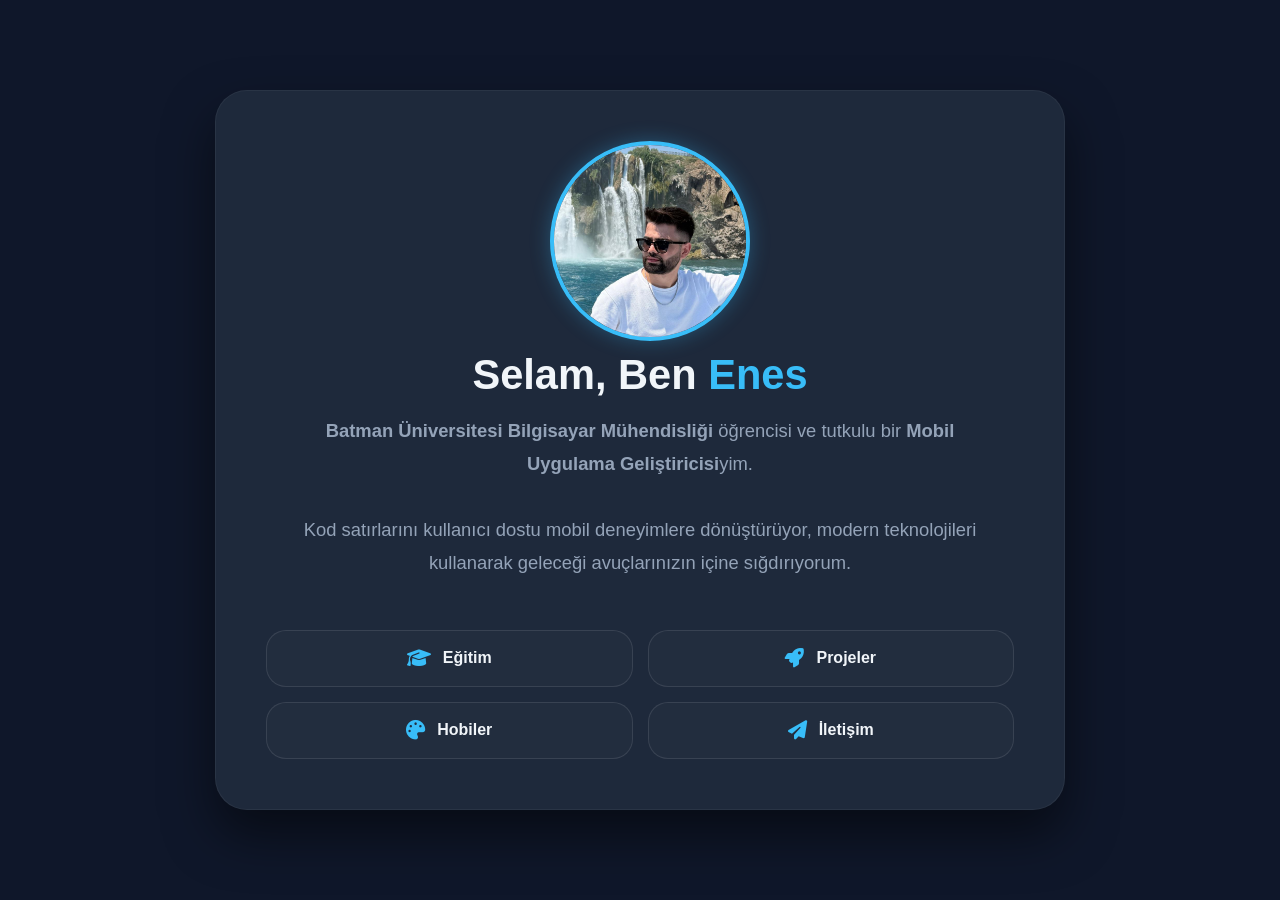
<file: index.html>
<!DOCTYPE html>
<html lang="tr">
<head>
    <meta charset="UTF-8">
    <meta name="viewport" content="width=device-width, initial-scale=1.0">
    <link rel="stylesheet" href="style.css">
    <link rel="stylesheet" href="https://cdnjs.cloudflare.com/ajax/libs/font-awesome/6.4.2/css/all.min.css">
    <title>Enes.Dev | Mobile Developer Portfolio</title>
</head>
<body>

    <div class="container">
        <div class="visual-box">
            <img src="img/profil.jpeg" alt="Muhammed Enes Parlak" class="profile-photo">
        </div>

        <div class="hero-text">
            <h2>Selam, Ben <span>Enes</span></h2>
            <p>
                <strong>Batman Üniversitesi Bilgisayar Mühendisliği</strong> öğrencisi ve tutkulu bir <strong>Mobil Uygulama Geliştiricisi</strong>yim. 
                <br><br>
                Kod satırlarını kullanıcı dostu mobil deneyimlere dönüştürüyor, modern teknolojileri kullanarak geleceği avuçlarınızın içine sığdırıyorum.
            </p>
        </div>

        <nav class="nav-menu">
            <a href="education.html" class="nav-item"><i class="fas fa-graduation-cap"></i> Eğitim</a>
            <a href="projects.html" class="nav-item"><i class="fas fa-rocket"></i> Projeler</a>
            <a href="hobbies.html" class="nav-item"><i class="fas fa-palette"></i> Hobiler</a>
            <a href="contact.html" class="nav-item"><i class="fas fa-paper-plane"></i> İletişim</a>
        </nav>
    </div>

</body>
</html>
</file>
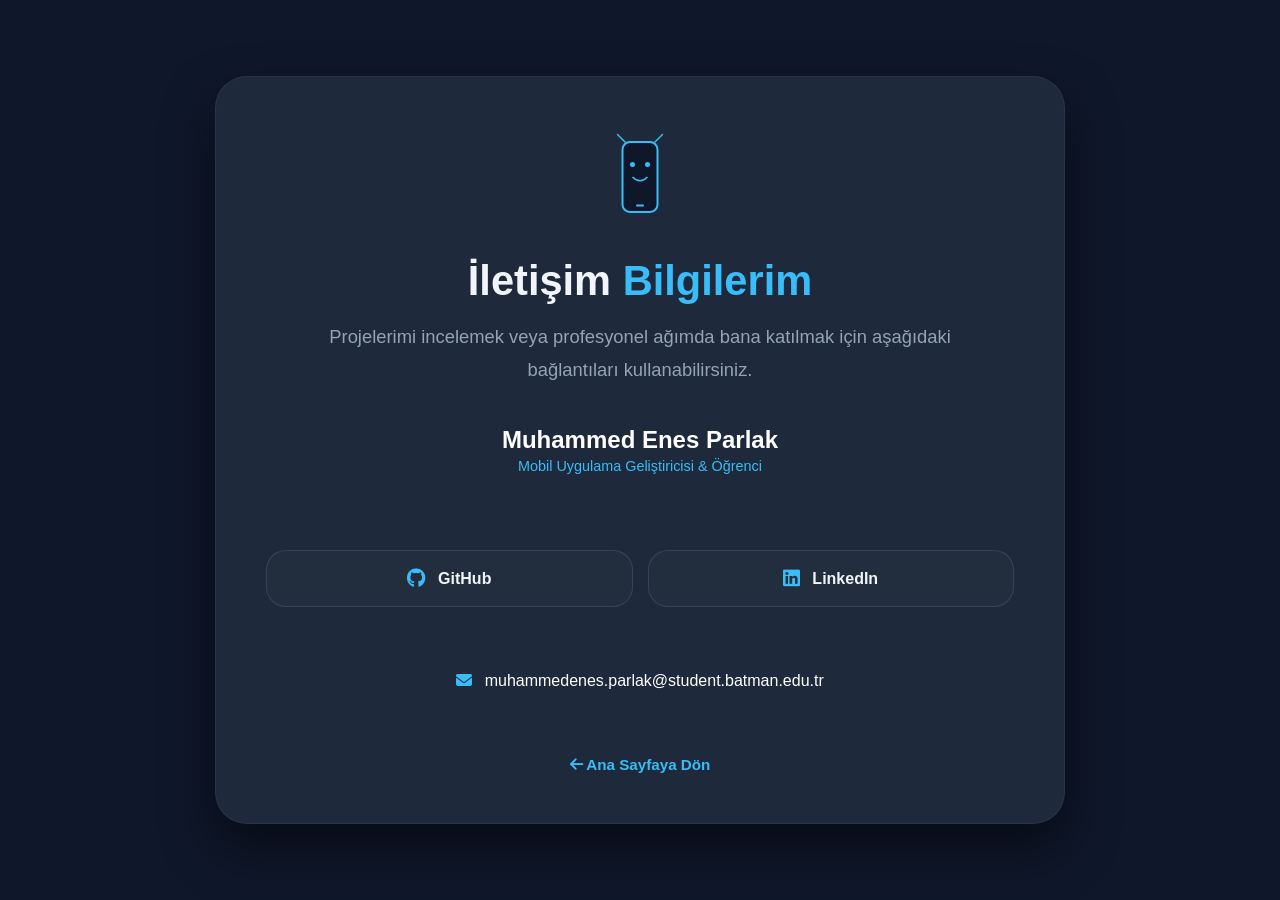
<file: contact.html>
<!DOCTYPE html>
<html lang="tr">
<head>
    <meta charset="UTF-8">
    <meta name="viewport" content="width=device-width, initial-scale=1.0">
    <link rel="stylesheet" href="style.css">
    <link rel="stylesheet" href="https://cdnjs.cloudflare.com/ajax/libs/font-awesome/6.4.2/css/all.min.css">
    <title>İletişim | Muhammed Enes</title>
</head>
<body>

    <div class="container">
        <div class="visual-box" style="width: 100px; height: 100px;">
            <svg viewBox="0 0 200 200" xmlns="http://www.w3.org/2000/svg">
                <rect x="65" y="30" width="70" height="140" rx="15" fill="#0f172a" stroke="#38bdf8" stroke-width="4"/>
                <circle cx="85" cy="75" r="5" fill="#38bdf8"/><circle cx="115" cy="75" r="5" fill="#38bdf8"/>
                <path d="M 85 100 Q 100 115 115 100" stroke="#38bdf8" stroke-width="3" fill="none"/>
                <line x1="70" y1="30" x2="55" y2="15" stroke="#38bdf8" stroke-width="3" stroke-linecap="round"/>
                <line x1="130" y1="30" x2="145" y2="15" stroke="#38bdf8" stroke-width="3" stroke-linecap="round"/>
                <rect x="92" y="155" width="16" height="4" rx="2" fill="#38bdf8"/>
            </svg>
        </div>

        <div class="hero-text">
            <h2>İletişim <span>Bilgilerim</span></h2>
            <p>Projelerimi incelemek veya profesyonel ağımda bana katılmak için aşağıdaki bağlantıları kullanabilirsiniz.</p>
        </div>

        <div class="hero-text" style="margin-top: 10px; margin-bottom: 20px;">
            <h3 style="color: #fff; font-size: 1.5rem;">Muhammed Enes Parlak</h3>
            <p style="font-size: 0.9rem; color: #38bdf8;">Mobil Uygulama Geliştiricisi & Öğrenci</p>
        </div>

        <div class="nav-menu">
            <a href="https://github.com/muhammedenesparlak7209" target="_blank" class="nav-item">
                <i class="fab fa-github"></i> GitHub
            </a>

            <a href="https://www.linkedin.com/in/muhammed-enes-parlak-3a30773b0" target="_blank" class="nav-item">
                <i class="fab fa-linkedin"></i> LinkedIn
            </a>
        </div>

        <div class="hero-text" style="margin-top: 30px;">
            <p style="font-size: 1rem; color: #fff;">
                <i class="fas fa-envelope" style="color: #38bdf8; margin-right: 8px;"></i>
                muhammedenes.parlak@student.batman.edu.tr
            </p>
        </div>

        <a href="index.html" class="back-btn"><i class="fas fa-arrow-left"></i> Ana Sayfaya Dön</a>
    </div>

</body>
</html>
</file>
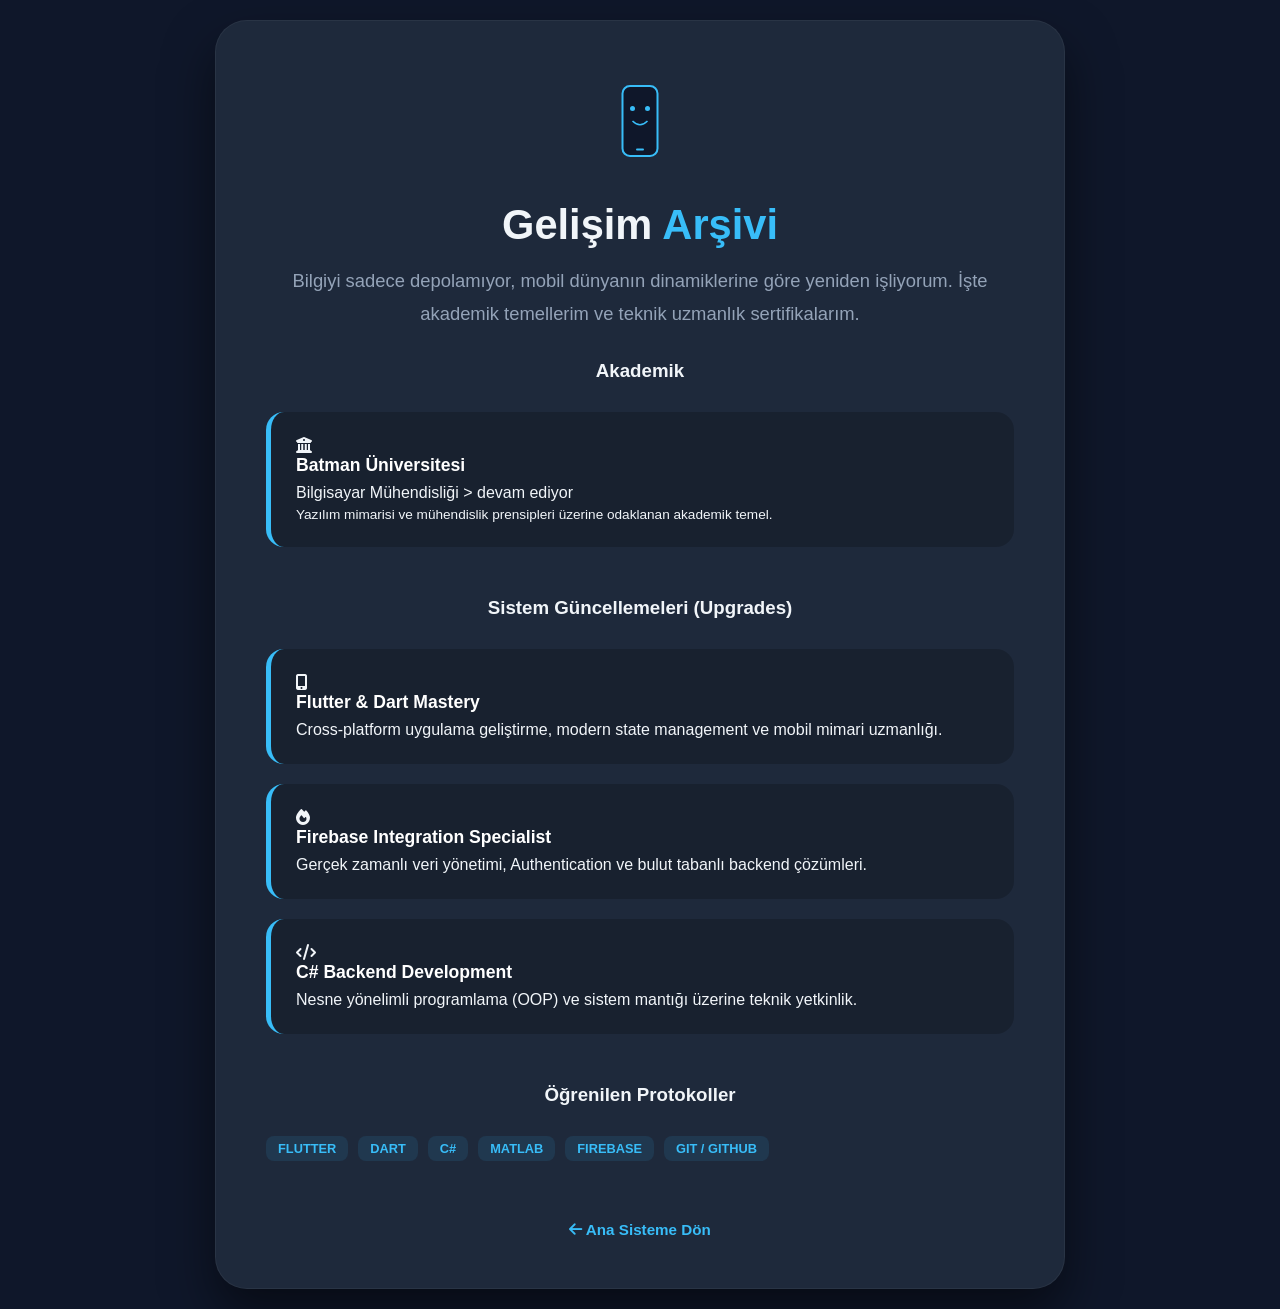
<file: education.html>
<!DOCTYPE html>
<html lang="tr">
<head>
    <meta charset="UTF-8">
    <meta name="viewport" content="width=device-width, initial-scale=1.0">
    <link rel="stylesheet" href="style.css">
    <link rel="stylesheet" href="https://cdnjs.cloudflare.com/ajax/libs/font-awesome/6.4.2/css/all.min.css">
    <title>Eğitim & Gelişim | Enes.Dev</title>
</head>
<body>

    <div class="container">
        <div class="visual-box" style="width: 100px; height: 100px;">
            <svg viewBox="0 0 200 200" xmlns="http://www.w3.org/2000/svg">
                <rect x="65" y="30" width="70" height="140" rx="15" fill="#0f172a" stroke="#38bdf8" stroke-width="4"/>
                <circle cx="85" cy="75" r="5" fill="#38bdf8"/><circle cx="115" cy="75" r="5" fill="#38bdf8"/>
                <path d="M 85 100 Q 100 115 115 100" stroke="#38bdf8" stroke-width="3" fill="none"/>
                <rect x="92" y="155" width="16" height="4" rx="2" fill="#38bdf8"/>
            </svg>
        </div>

        <div class="hero-text">
            <h2>Gelişim <span>Arşivi</span></h2>
            <p>Bilgiyi sadece depolamıyor, mobil dünyanın dinamiklerine göre yeniden işliyorum. İşte akademik temellerim ve teknik uzmanlık sertifikalarım.</p>
        </div>

        <h3 class="section-subtitle">Akademik </h3>
        <div class="list-content">
            <div class="list-item">
                <i class="fas fa-university"></i>
                <div>
                    <strong>Batman Üniversitesi</strong>
                    <p>Bilgisayar Mühendisliği > devam ediyor</p>
                    <p style="font-size: 0.85rem; margin-top: 5px;">Yazılım mimarisi ve mühendislik prensipleri üzerine odaklanan akademik temel.</p>
                </div>
            </div>
        </div>

        <h3 class="section-subtitle">Sistem Güncellemeleri (Upgrades)</h3>
        <div class="list-content">
            <div class="list-item">
                <i class="fas fa-mobile-screen-button"></i>
                <div>
                    <strong>Flutter & Dart Mastery</strong>
                    <p>Cross-platform uygulama geliştirme, modern state management ve mobil mimari uzmanlığı.</p>
                </div>
            </div>
            <div class="list-item">
                <i class="fas fa-fire"></i>
                <div>
                    <strong>Firebase Integration Specialist</strong>
                    <p>Gerçek zamanlı veri yönetimi, Authentication ve bulut tabanlı backend çözümleri.</p>
                </div>
            </div>
            <div class="list-item">
                <i class="fas fa-code"></i>
                <div>
                    <strong>C# Backend Development</strong>
                    <p>Nesne yönelimli programlama (OOP) ve sistem mantığı üzerine teknik yetkinlik.</p>
                </div>
            </div>
        </div>

        <h3 class="section-subtitle">Öğrenilen Protokoller</h3>
        <div style="display: flex; flex-wrap: wrap; gap: 10px; width: 100%;">
            <span style="background: rgba(56, 189, 248, 0.1); color: #38bdf8; padding: 5px 12px; border-radius: 8px; font-size: 0.8rem; font-weight: 600;">FLUTTER</span>
            <span style="background: rgba(56, 189, 248, 0.1); color: #38bdf8; padding: 5px 12px; border-radius: 8px; font-size: 0.8rem; font-weight: 600;">DART</span>
            <span style="background: rgba(56, 189, 248, 0.1); color: #38bdf8; padding: 5px 12px; border-radius: 8px; font-size: 0.8rem; font-weight: 600;">C#</span>
            <span style="background: rgba(56, 189, 248, 0.1); color: #38bdf8; padding: 5px 12px; border-radius: 8px; font-size: 0.8rem; font-weight: 600;">MATLAB</span>
            <span style="background: rgba(56, 189, 248, 0.1); color: #38bdf8; padding: 5px 12px; border-radius: 8px; font-size: 0.8rem; font-weight: 600;">FIREBASE</span>
            <span style="background: rgba(56, 189, 248, 0.1); color: #38bdf8; padding: 5px 12px; border-radius: 8px; font-size: 0.8rem; font-weight: 600;">GIT / GITHUB</span>
        </div>

        <a href="index.html" class="back-btn"><i class="fas fa-arrow-left"></i> Ana Sisteme Dön</a>
    </div>

</body>
</html>
</file>
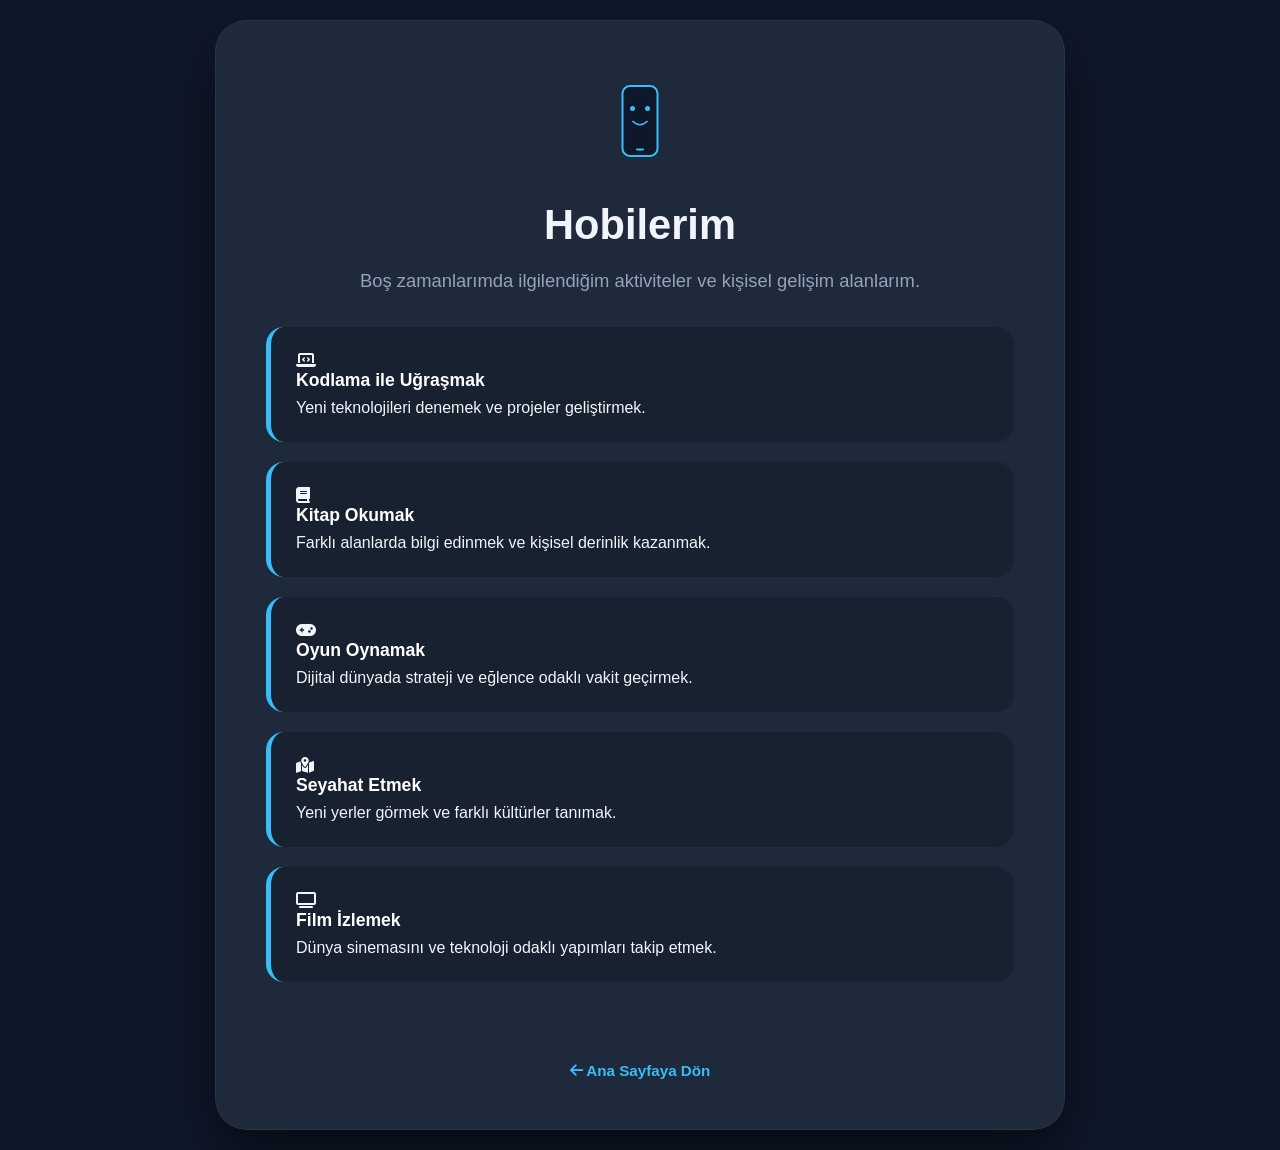
<file: hobbies.html>
<!DOCTYPE html>
<html lang="tr">
<head>
    <meta charset="UTF-8">
    <meta name="viewport" content="width=device-width, initial-scale=1.0">
    <link rel="stylesheet" href="style.css">
    <link rel="stylesheet" href="https://cdnjs.cloudflare.com/ajax/libs/font-awesome/6.4.2/css/all.min.css">
    <title>Hobiler | Enes.Dev</title>
</head>
<body>

    <div class="container">
        <div class="visual-box" style="width: 100px; height: 100px;">
            <svg viewBox="0 0 200 200" xmlns="http://www.w3.org/2000/svg">
                <rect x="65" y="30" width="70" height="140" rx="15" fill="#0f172a" stroke="#38bdf8" stroke-width="4"/>
                <circle cx="85" cy="75" r="5" fill="#38bdf8"/><circle cx="115" cy="75" r="5" fill="#38bdf8"/>
                <path d="M 85 100 Q 100 115 115 100" stroke="#38bdf8" stroke-width="3" fill="none"/>
                <rect x="92" y="155" width="16" height="4" rx="2" fill="#38bdf8"/>
            </svg>
        </div>

        <div class="hero-text">
            <h2>Hobilerim</h2>
            <p>Boş zamanlarımda ilgilendiğim aktiviteler ve kişisel gelişim alanlarım.</p>
        </div>

        <div class="list-content">
            <div class="list-item">
                <i class="fas fa-laptop-code"></i>
                <div>
                    <strong>Kodlama ile Uğraşmak</strong>
                    <p>Yeni teknolojileri denemek ve projeler geliştirmek.</p>
                </div>
            </div>
            <div class="list-item">
                <i class="fas fa-book"></i>
                <div>
                    <strong>Kitap Okumak</strong>
                    <p>Farklı alanlarda bilgi edinmek ve kişisel derinlik kazanmak.</p>
                </div>
            </div>
            <div class="list-item">
                <i class="fas fa-gamepad"></i>
                <div>
                    <strong>Oyun Oynamak</strong>
                    <p>Dijital dünyada strateji ve eğlence odaklı vakit geçirmek.</p>
                </div>
            </div>
            <div class="list-item">
                <i class="fas fa-map-marked-alt"></i>
                <div>
                    <strong>Seyahat Etmek</strong>
                    <p>Yeni yerler görmek ve farklı kültürler tanımak.</p>
                </div>
            </div>
            <div class="list-item">
                <i class="fas fa-tv"></i>
                <div>
                    <strong>Film İzlemek</strong>
                    <p>Dünya sinemasını ve teknoloji odaklı yapımları takip etmek.</p>
                </div>
            </div>
        </div>

        <a href="index.html" class="back-btn"><i class="fas fa-arrow-left"></i> Ana Sayfaya Dön</a>
    </div>

</body>
</html>
</file>
<file: style.css>
:root {
    --bg: #0f172a;
    --card: #1e293b;
    --accent: #38bdf8;
    --accent-glow: rgba(56, 189, 248, 0.3);
    --text: #f1f5f9;
    --text-dim: #94a3b8;
}

* { margin: 0; padding: 0; box-sizing: border-box; font-family: 'Poppins', sans-serif; }
body { background-color: var(--bg); color: var(--text); min-height: 100vh; display: flex; align-items: center; justify-content: center; padding: 20px; }

.container { 
    max-width: 850px; width: 100%; background: var(--card); padding: 50px; 
    border-radius: 32px; box-shadow: 0 25px 50px rgba(0,0,0,0.5);
    border: 1px solid rgba(255,255,255,0.05); display: flex; flex-direction: column; align-items: center; gap: 30px;
    animation: fadeIn 1.2s ease-out;
}

.visual-box { width: 180px; height: 180px; }

.profile-photo {
    width: 200px; height: 200px; border-radius: 50%; object-fit: cover;
    border: 4px solid var(--accent);
    box-shadow: 0 0 20px var(--accent-glow);
    animation: pulse 2.5s infinite ease-in-out;
}

@keyframes pulse {
    0% { box-shadow: 0 0 10px var(--accent-glow); }
    50% { box-shadow: 0 0 30px var(--accent); }
    100% { box-shadow: 0 0 10px var(--accent-glow); }
}

.hero-text { text-align: center; }
.hero-text h2 { font-size: 2.6rem; margin-bottom: 15px; font-weight: 800; }
.hero-text h2 span { color: var(--accent); }
.hero-text p { color: var(--text-dim); font-size: 1.15rem; line-height: 1.8; max-width: 700px; }

.nav-menu { display: grid; grid-template-columns: repeat(2, 1fr); gap: 15px; width: 100%; margin-top: 20px; }

.nav-item {
    padding: 18px; background: rgba(255,255,255,0.02); border: 1px solid rgba(255,255,255,0.1);
    border-radius: 20px; text-decoration: none; color: var(--text); font-weight: 600; text-align: center; 
    transition: 0.4s; display: flex; align-items: center; justify-content: center; gap: 12px;
}

.nav-item i { color: var(--accent); font-size: 1.2rem; }

.nav-item:hover { 
    background: var(--accent); color: var(--bg); transform: translateY(-5px); 
    box-shadow: 0 10px 25px var(--accent-glow);
}
.nav-item:hover i { color: var(--bg); }

.back-btn { margin-top: 30px; color: var(--accent); text-decoration: none; font-size: 0.95rem; font-weight: 600; }

.list-content { text-align: left; width: 100%; }
.list-item { margin-bottom: 20px; padding: 25px; background: rgba(0,0,0,0.2); border-radius: 18px; border-left: 5px solid var(--accent); }
.list-item strong { color: #fff; display: block; margin-bottom: 8px; font-size: 1.1rem; }

@keyframes fadeIn { from { opacity: 0; transform: translateY(20px); } to { opacity: 1; transform: translateY(0); } }
@media (max-width: 600px) { .nav-menu { grid-template-columns: 1fr; } }
</file>
